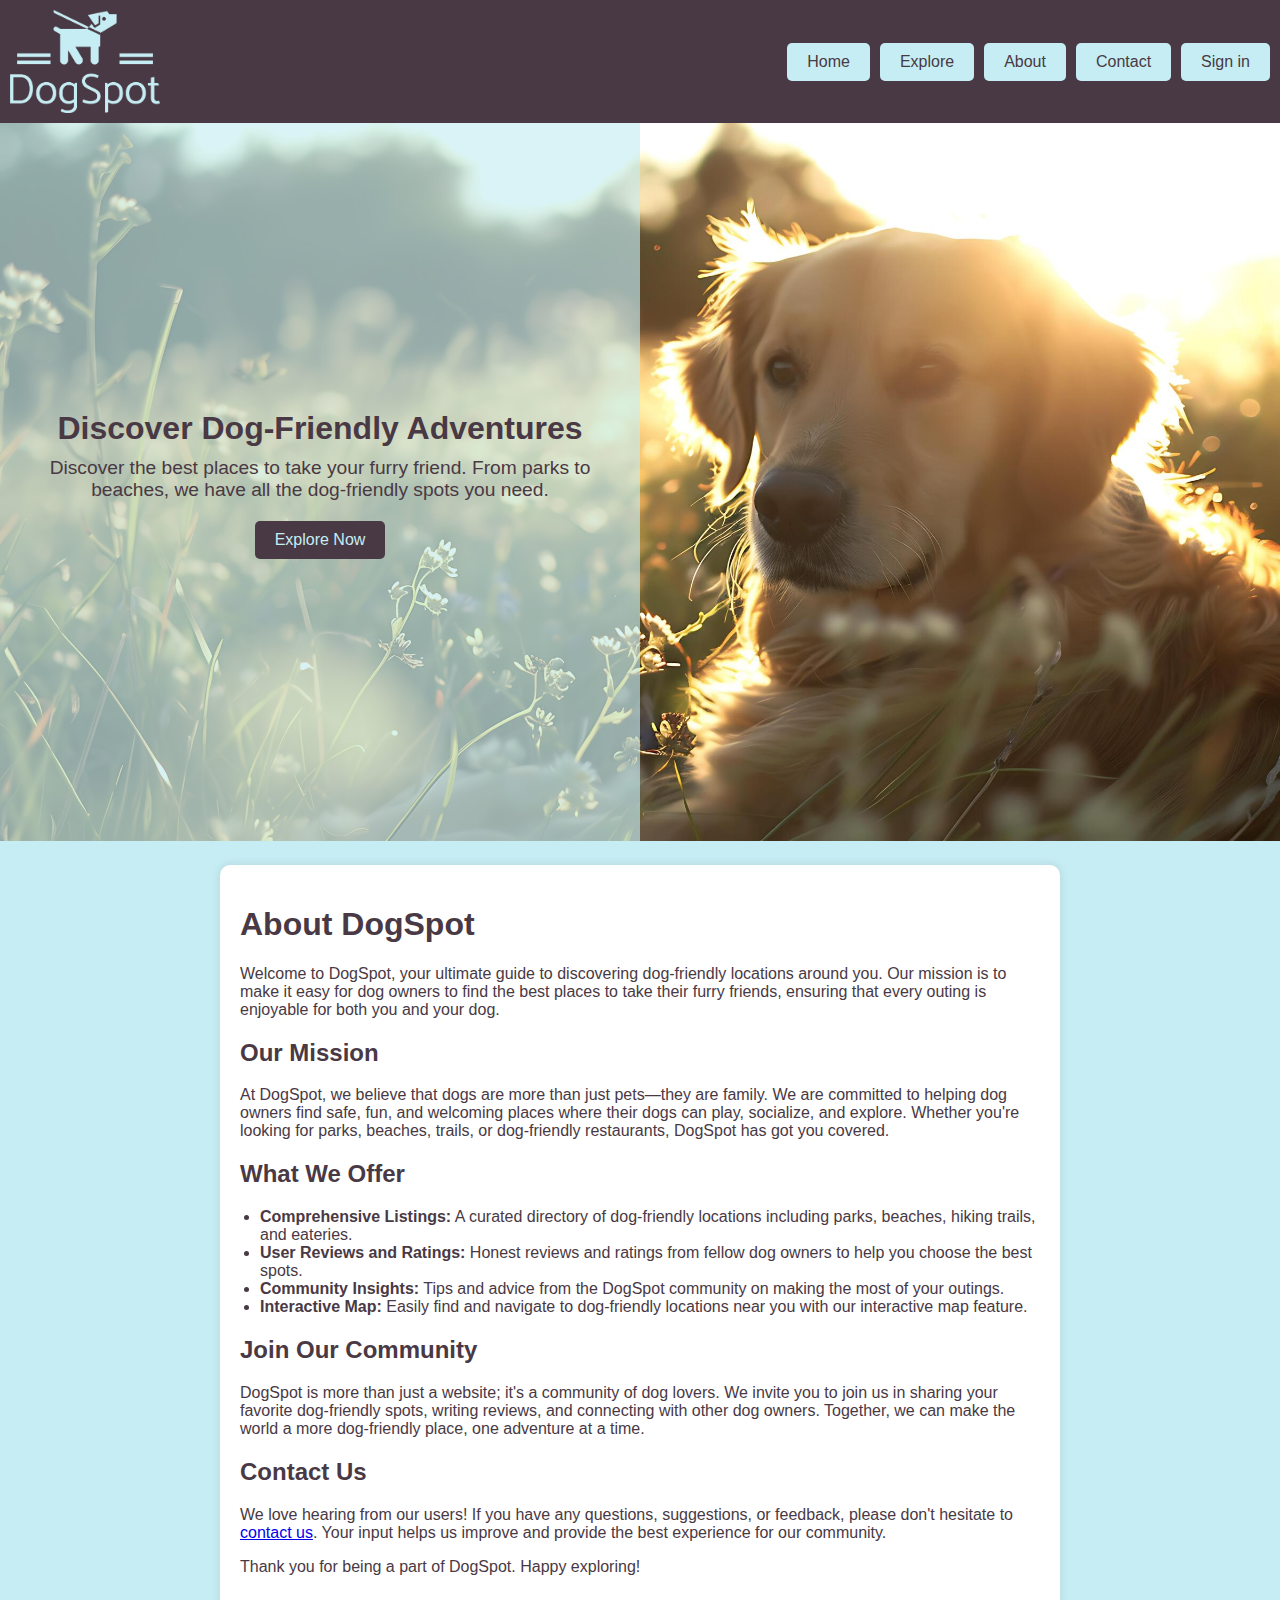
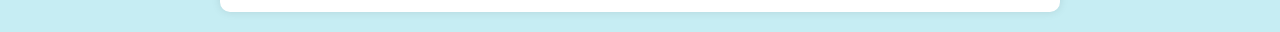
<file: homepage.html>
<!DOCTYPE html>
<html lang="en">
<head>
    <meta charset="UTF-8">
    <meta name="viewport" content="width=device-width, initial-scale=1.0">
    <!-- Link to CSS file -->
    <link rel="stylesheet" href="homepage.css">
    <title>DogSpot</title>
</head>
<body>
    <header class="header">
        <img src="images/logo.png" alt="Logo" class="logo">
        <div class="button-bar">
            <button class="nav-button">Home</button>
            <button class="nav-button">Explore</button>
            <button class="nav-button">About</button>
            <button class="nav-button">Contact</button>
            <button class="nav-button" id="signin-button">Sign in</button>
        </div>
    </header>
    <div class="image-container">
        <img src="images/dogpagehome.jpg" alt="doghome" class="doghome">
        <div class="overlay-container">
            <div class="overlay-text">
                <h1>Discover Dog-Friendly Adventures</h1>
                <p>Discover the best places to take your furry friend. From parks to beaches, we have all the dog-friendly spots you need.</p>
                <button class="explore-button">Explore Now</button>
            </div>
        </div>
    </div>
    <div class="content-container">
        <h1>About DogSpot</h1>
        <p>Welcome to DogSpot, your ultimate guide to discovering dog-friendly locations around you. Our mission is to make it easy for dog owners to find the best places to take their furry friends, ensuring that every outing is enjoyable for both you and your dog.</p>
        
        <h2>Our Mission</h2>
        <p>At DogSpot, we believe that dogs are more than just pets—they are family. We are committed to helping dog owners find safe, fun, and welcoming places where their dogs can play, socialize, and explore. Whether you're looking for parks, beaches, trails, or dog-friendly restaurants, DogSpot has got you covered.</p>
        
        <h2>What We Offer</h2>
        <ul>
            <li><strong>Comprehensive Listings:</strong> A curated directory of dog-friendly locations including parks, beaches, hiking trails, and eateries.</li>
            <li><strong>User Reviews and Ratings:</strong> Honest reviews and ratings from fellow dog owners to help you choose the best spots.</li>
            <li><strong>Community Insights:</strong> Tips and advice from the DogSpot community on making the most of your outings.</li>
            <li><strong>Interactive Map:</strong> Easily find and navigate to dog-friendly locations near you with our interactive map feature.</li>
        </ul>
        
        <h2>Join Our Community</h2>
        <p>DogSpot is more than just a website; it's a community of dog lovers. We invite you to join us in sharing your favorite dog-friendly spots, writing reviews, and connecting with other dog owners. Together, we can make the world a more dog-friendly place, one adventure at a time.</p>
        
        <h2>Contact Us</h2>
        <p>We love hearing from our users! If you have any questions, suggestions, or feedback, please don't hesitate to <a href="contact.html">contact us</a>. Your input helps us improve and provide the best experience for our community.</p>
        
        <p>Thank you for being a part of DogSpot. Happy exploring!</p>
    </div>
    <!-- Link to JavaScript file -->
    <script src="homepage.js"></script>
</body>
</html>
</file>
<file: homepage.css>
/* General body styling */
body {
    font-family: Arial, sans-serif;
    margin: 0;
    padding: 0;
    background-color: #c6edf3;
    text-align: center;
}

/* Header styling */
.header {
    background-color: #493944;
    padding: 10px 10px;
    display: flex;
    justify-content: space-between;
    align-items: center;
}

.logo {
    width: 150px; 
    height: auto;
}

.button-bar {
    display: flex;
    gap: 10px;
}

.nav-button {
    padding: 10px 20px;
    font-size: 1em;
    cursor: pointer;
    background-color: #c6edf3;
    color: #493944;
    border: none;
    border-radius: 5px;
}

/* Image container styling */
.image-container {
    position: relative;
    width: 100%;
    margin: 0 auto;
}

.doghome {
    width: 100%;
    height: auto;
}

/* Overlay container styling */
.overlay-container {
    position: absolute;
    top: 0;
    left: 0;
    width: 50%;
    height: 100%;
    background-color: #c6edf3a6; 
    display: flex;
    align-items: center;
    justify-content: center;
}

.overlay-text {
    color: #493944; /* Match header text color */
    text-align: center;
    padding: 20px;
    box-sizing: border-box;
}

.overlay-text h1 {
    font-size: 2em;
    margin: 0;
}

.overlay-text p {
    font-size: 1.2em;
    margin: 10px 0;
}

.explore-button {
    padding: 10px 20px;
    font-size: 1em;
    cursor: pointer;
    background-color: #493944;
    color: #c6edf3;
    border: none;
    border-radius: 5px;
    margin-top: 10px;
}

/* Responsive design for smaller screens */
@media (max-width: 600px) {
    .overlay-container {
        width: 100%;
        height: 100%;
    }
    .overlay-text h1 {
        font-size: 1.5em;
    }
    .overlay-text p {
        font-size: 1em;
    }
    .explore-button {
        font-size: 0.9em;
    }
}
.content-container {
    padding: 20px;
    max-width: 800px;
    margin: 20px auto;
    background-color: white;
    border-radius: 10px;
    box-shadow: 0 0 10px rgba(0, 0, 0, 0.1);
    text-align: left;
}

.content-container h1, .content-container h2 {
    color: #493944;
}

.content-container p, .content-container ul {
    color: #493944;
}

.content-container ul {
    list-style-type: disc;
    padding-left: 20px;
}

/* Responsive design for smaller screens */
@media (max-width: 600px) {
    .content-container {
        padding: 10px;
        margin: 10px;
    }
}
</file>
